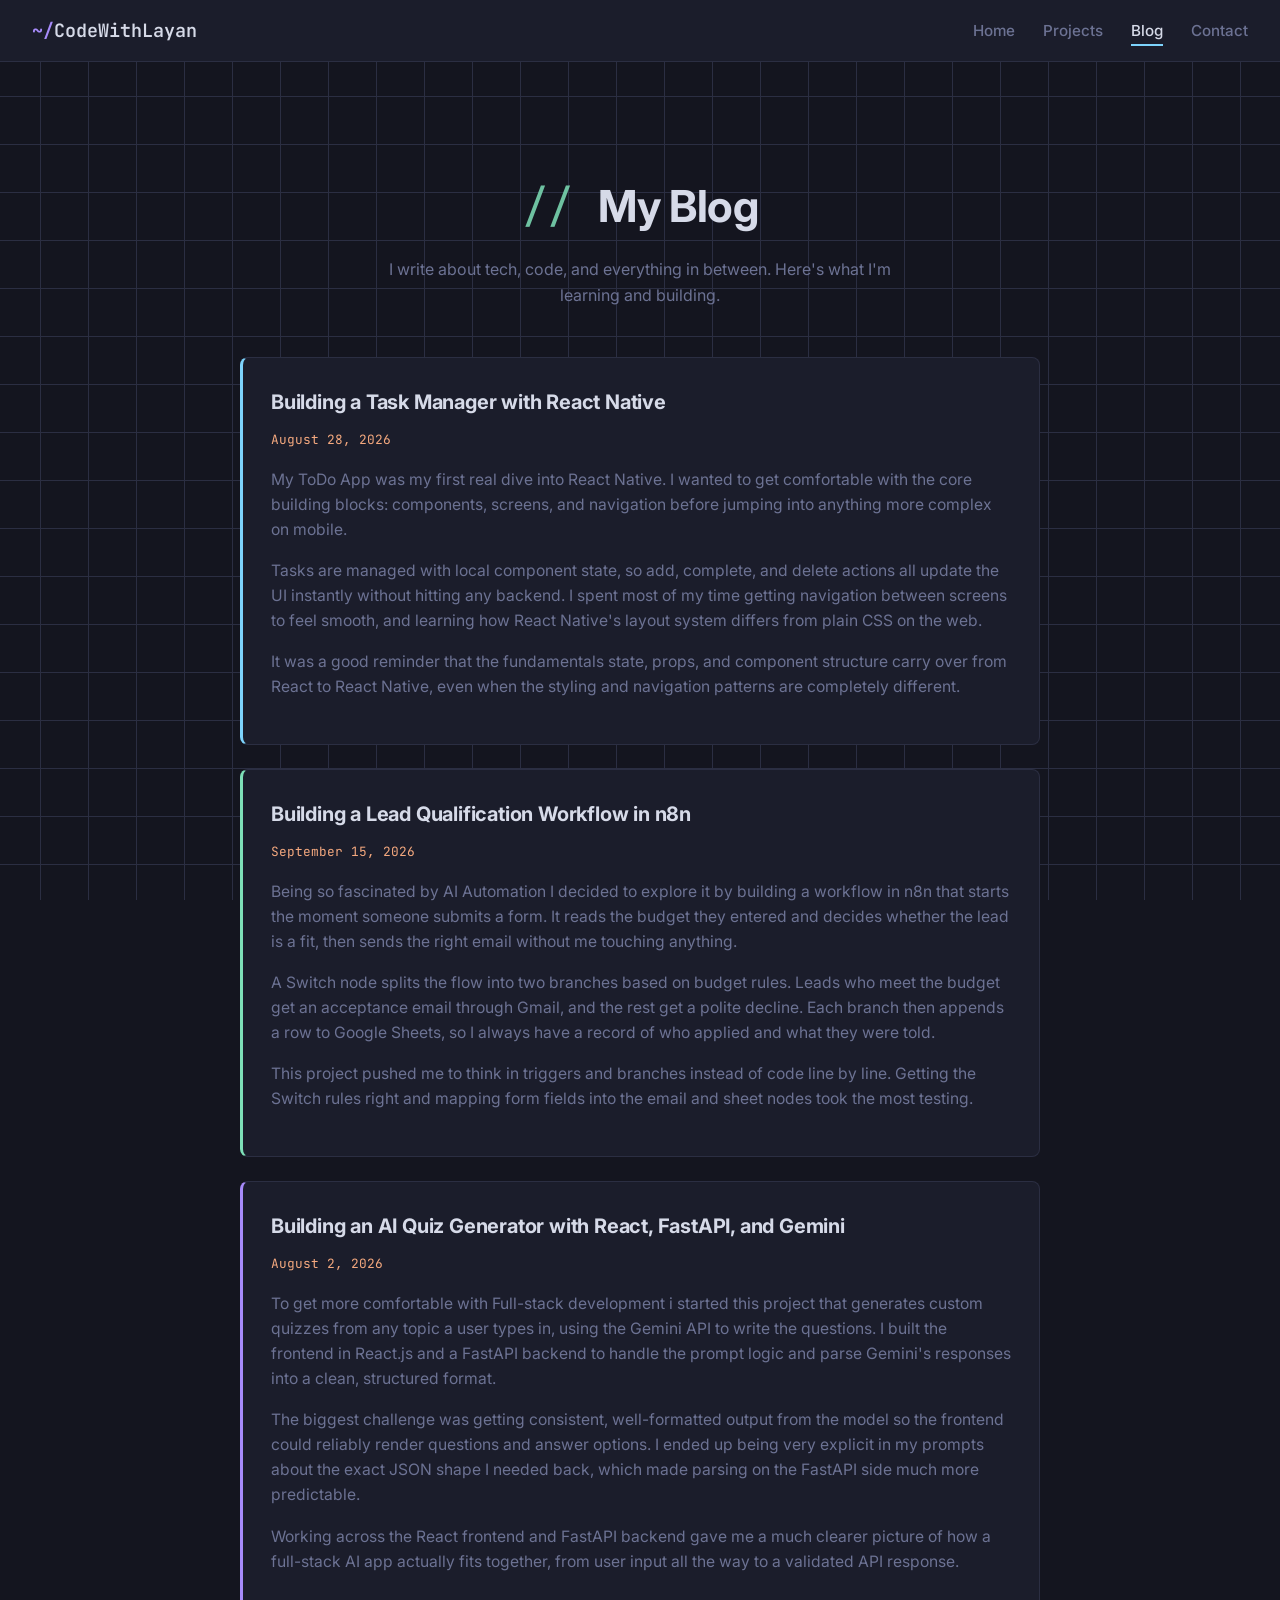
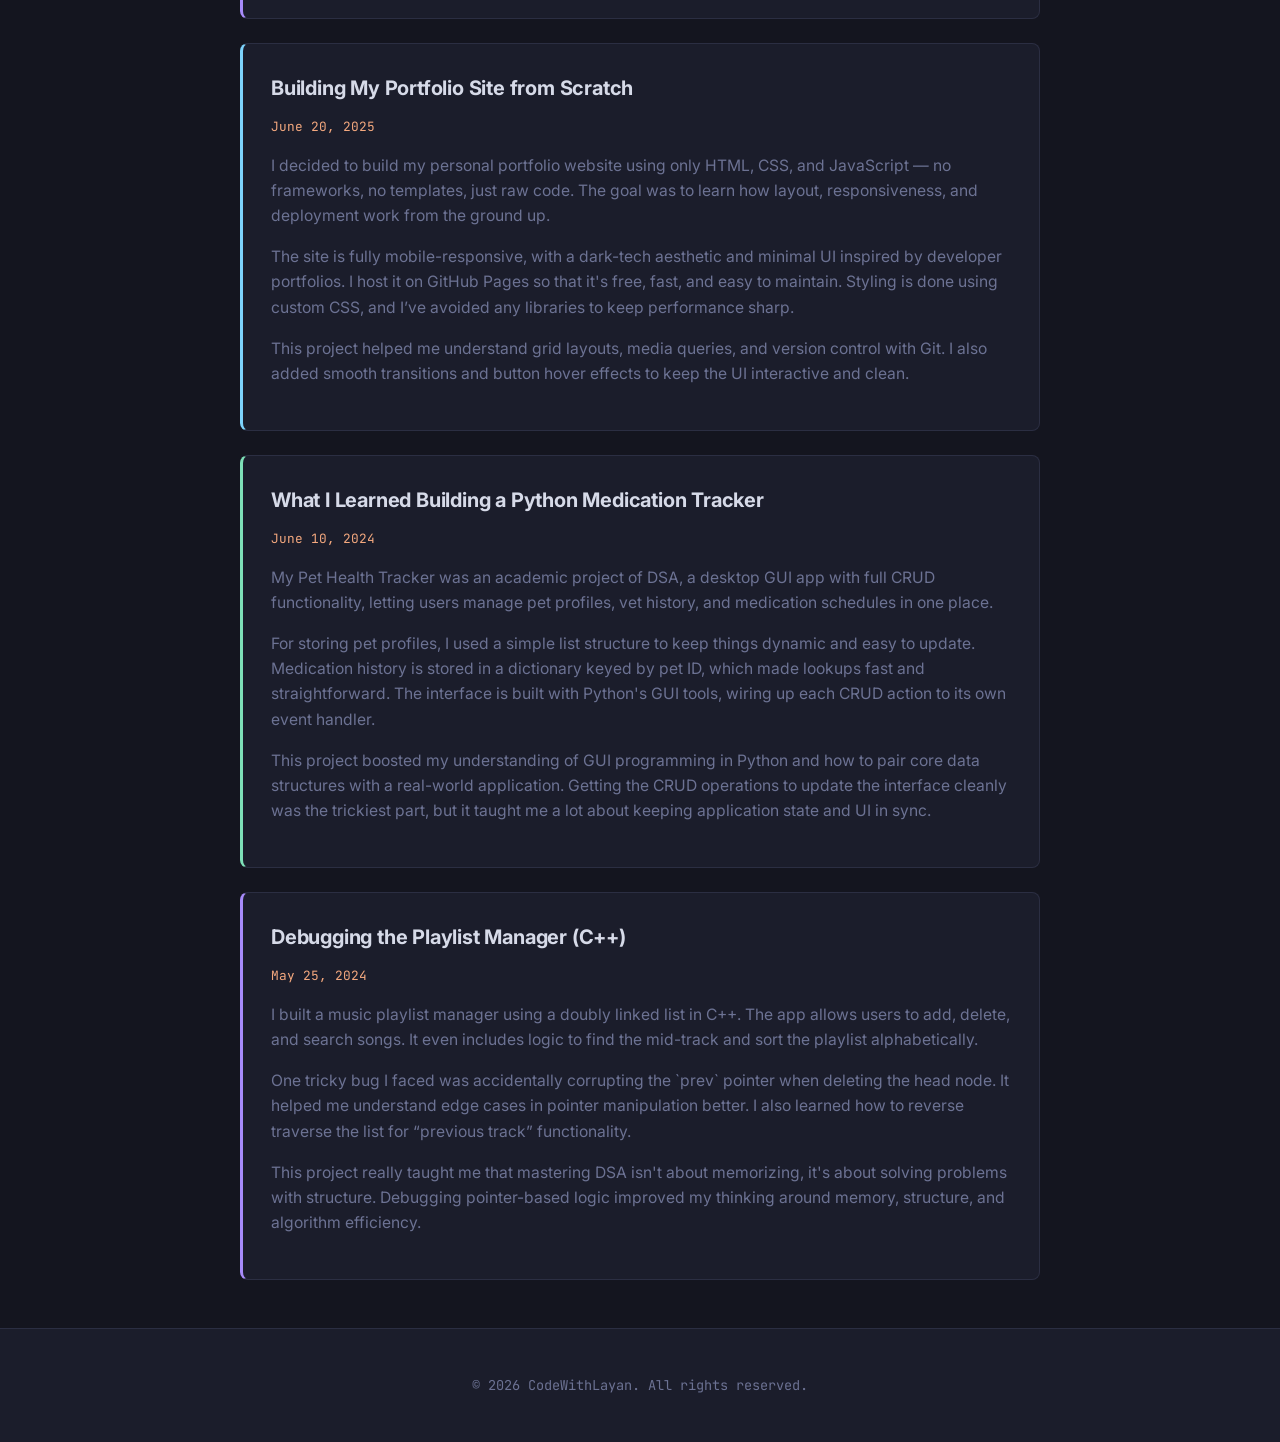
<file: blog.html>
<!DOCTYPE html>
<html lang="en">
<head>
  <meta charset="UTF-8" />
  <meta name="viewport" content="width=device-width, initial-scale=1.0"/>
  <title>Blog | Layan Hasan</title>
  <link rel="stylesheet" href="assets/css/style.css" />
  <link rel="icon" href="assets/images/favicon.png" />
  <link href="https://fonts.googleapis.com/css2?family=Inter:wght@400;500;600;700;800&family=JetBrains+Mono:wght@400;500;600&display=swap" rel="stylesheet">
</head>
<body>

  <header>
    <nav class="navbar">
      <div class="logo">CodeWithLayan</div>
      <ul class="nav-links">
        <li><a href="index.html">Home</a></li>
        <li><a href="projects.html">Projects</a></li>
        <li><a href="blog.html" class="active">Blog</a></li>
        <li><a href="contact.html">Contact</a></li>
      </ul>
    </nav>
  </header>

  <section class="blog-section">
    <h1><span class="cmt">// </span>My Blog</h1>
    <p class="subtitle">I write about tech, code, and everything in between. Here's what I'm learning and building.</p>

    <div class="blog-grid">

      <div class="blog-card">
        <h2> Building a Task Manager with React Native</h2>
        <p class="blog-date">August 28, 2026</p>
        <p>
          My ToDo App was my first real dive into React Native. I wanted to get comfortable with the core building blocks: components, screens, and navigation before jumping into anything more complex on mobile.
        </p>
        <p>
          Tasks are managed with local component state, so add, complete, and delete actions all update the UI instantly without hitting any backend. I spent most of my time getting navigation between screens to feel smooth, and learning how React Native's layout system differs from plain CSS on the web.
        </p>
        <p>
          It was a good reminder that the fundamentals state, props, and component structure carry over from React to React Native, even when the styling and navigation patterns are completely different.
        </p>
      </div>

      <div class="blog-card">
        <h2> Building a Lead Qualification Workflow in n8n</h2>
        <p class="blog-date">September 15, 2026</p>
        <p>
          Being so fascinated by AI Automation I decided to explore it by building a workflow in n8n that starts the moment someone submits a form. It reads the budget they entered and decides whether the lead is a fit, then sends the right email without me touching anything.
        </p>
        <p>
          A Switch node splits the flow into two branches based on budget rules. Leads who meet the budget get an acceptance email through Gmail, and the rest get a polite decline. Each branch then appends a row to Google Sheets, so I always have a record of who applied and what they were told.
        </p>
        <p>
          This project pushed me to think in triggers and branches instead of code line by line. Getting the Switch rules right and mapping form fields into the email and sheet nodes took the most testing.
        </p>
      </div>

      <div class="blog-card">
        <h2> Building an AI Quiz Generator with React, FastAPI, and Gemini</h2>
        <p class="blog-date">August 2, 2026</p>
        <p>
          To get more comfortable with Full-stack development i started this project that generates custom quizzes from any topic a user types in, using the Gemini API to write the questions. I built the frontend in React.js and a FastAPI backend to handle the prompt logic and parse Gemini's responses into a clean, structured format.
        </p>
        <p>
          The biggest challenge was getting consistent, well-formatted output from the model so the frontend could reliably render questions and answer options. I ended up being very explicit in my prompts about the exact JSON shape I needed back, which made parsing on the FastAPI side much more predictable.
        </p>
        <p>
          Working across the React frontend and FastAPI backend gave me a much clearer picture of how a full-stack AI app actually fits together, from user input all the way to a validated API response.
        </p>
      </div>

      <div class="blog-card">
        <h2> Building My Portfolio Site from Scratch</h2>
        <p class="blog-date">June 20, 2025</p>
        <p>
          I decided to build my personal portfolio website using only HTML, CSS, and JavaScript — no frameworks, no templates, just raw code. The goal was to learn how layout, responsiveness, and deployment work from the ground up.
        </p>
        <p>
          The site is fully mobile-responsive, with a dark-tech aesthetic and minimal UI inspired by developer portfolios. I host it on GitHub Pages so that it's free, fast, and easy to maintain. Styling is done using custom CSS, and I’ve avoided any libraries to keep performance sharp.
        </p>
        <p>
          This project helped me understand grid layouts, media queries, and version control with Git. I also added smooth transitions and button hover effects to keep the UI interactive and clean.
        </p>
      </div>

      <div class="blog-card">
        <h2> What I Learned Building a Python Medication Tracker</h2>
        <p class="blog-date">June 10, 2024</p>
        <p>
          My Pet Health Tracker was an academic project of DSA, a desktop GUI app with full CRUD functionality, letting users manage pet profiles, vet history, and medication schedules in one place.
        </p>
        <p>
          For storing pet profiles, I used a simple list structure to keep things dynamic and easy to update. Medication history is stored in a dictionary keyed by pet ID, which made lookups fast and straightforward. The interface is built with Python's GUI tools, wiring up each CRUD action to its own event handler.
        </p>
        <p>
          This project boosted my understanding of GUI programming in Python and how to pair core data structures with a real-world application. Getting the CRUD operations to update the interface cleanly was the trickiest part, but it taught me a lot about keeping application state and UI in sync.
        </p>
      </div>

      <div class="blog-card">
        <h2> Debugging the Playlist Manager (C++)</h2>
        <p class="blog-date">May 25, 2024</p>
        <p>
          I built a music playlist manager using a doubly linked list in C++. The app allows users to add, delete, and search songs. It even includes logic to find the mid-track and sort the playlist alphabetically.
        </p>
        <p>
          One tricky bug I faced was accidentally corrupting the `prev` pointer when deleting the head node. It helped me understand edge cases in pointer manipulation better. I also learned how to reverse traverse the list for “previous track” functionality.
        </p>
        <p>
          This project really taught me that mastering DSA isn't about memorizing, it's about solving problems with structure. Debugging pointer-based logic improved my thinking around memory, structure, and algorithm efficiency.
        </p>
      </div>

    </div>
  </section>

  <footer>
   <p>© 2026 CodeWithLayan. All rights reserved.</p>   
  </footer>

</body>
</html>
</file>
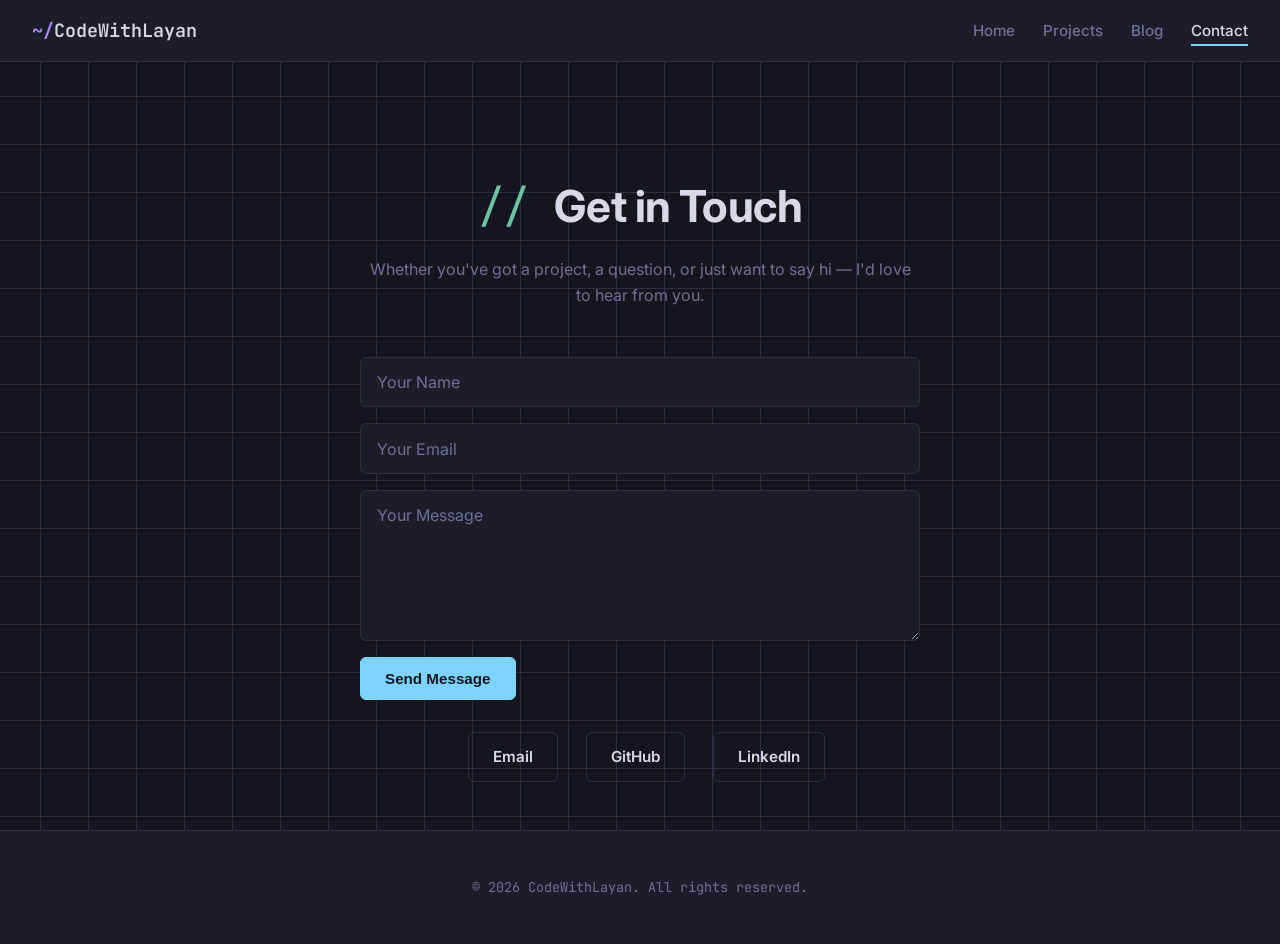
<file: contact.html>
<!DOCTYPE html>
<html lang="en">
<head>
  <meta charset="UTF-8" />
  <meta name="viewport" content="width=device-width, initial-scale=1.0"/>
  <title>Contact | Layan Hasan</title>
  <link rel="stylesheet" href="assets/css/style.css" />
  <link rel="icon" href="assets/images/favicon.png" />
  <link href="https://fonts.googleapis.com/css2?family=Inter:wght@400;500;600;700;800&family=JetBrains+Mono:wght@400;500;600&display=swap" rel="stylesheet">
</head>
<body>

  <header>
    <nav class="navbar">
      <div class="logo">CodeWithLayan</div>
      <ul class="nav-links">
        <li><a href="index.html">Home</a></li>
        <li><a href="projects.html">Projects</a></li>
        <li><a href="blog.html">Blog</a></li>
        <li><a href="contact.html" class="active">Contact</a></li>
      </ul>
    </nav>
  </header>

  <section class="contact-section">
    <h1><span class="cmt">// </span>Get in Touch</h1>
    <p class="subtitle">Whether you've got a project, a question, or just want to say hi — I'd love to hear from you.</p>

    <form class="contact-form" action="https://formspree.io/f/xvkzqvrd" method="POST">
      <input type="text" name="name" placeholder="Your Name" required />
      <input type="email" name="email" placeholder="Your Email" required />
      <textarea name="message" rows="6" placeholder="Your Message" required></textarea>
      <button type="submit" class="btn">Send Message</button>
    </form>

    <div class="social-links">
      <a href="mailto:layanhasan881@gmail.com" class="btn-outline">Email</a>
      <a href="https://github.com/LayanHasan3" target="_blank" class="btn-outline">GitHub</a>
      <a href="https://www.linkedin.com/in/layanhassan/" target="_blank" class="btn-outline">LinkedIn</a>
    </div>
  </section>

  <footer>
     <p>© 2026 CodeWithLayan. All rights reserved.</p>
  </footer>

</body>
</html>
</file>
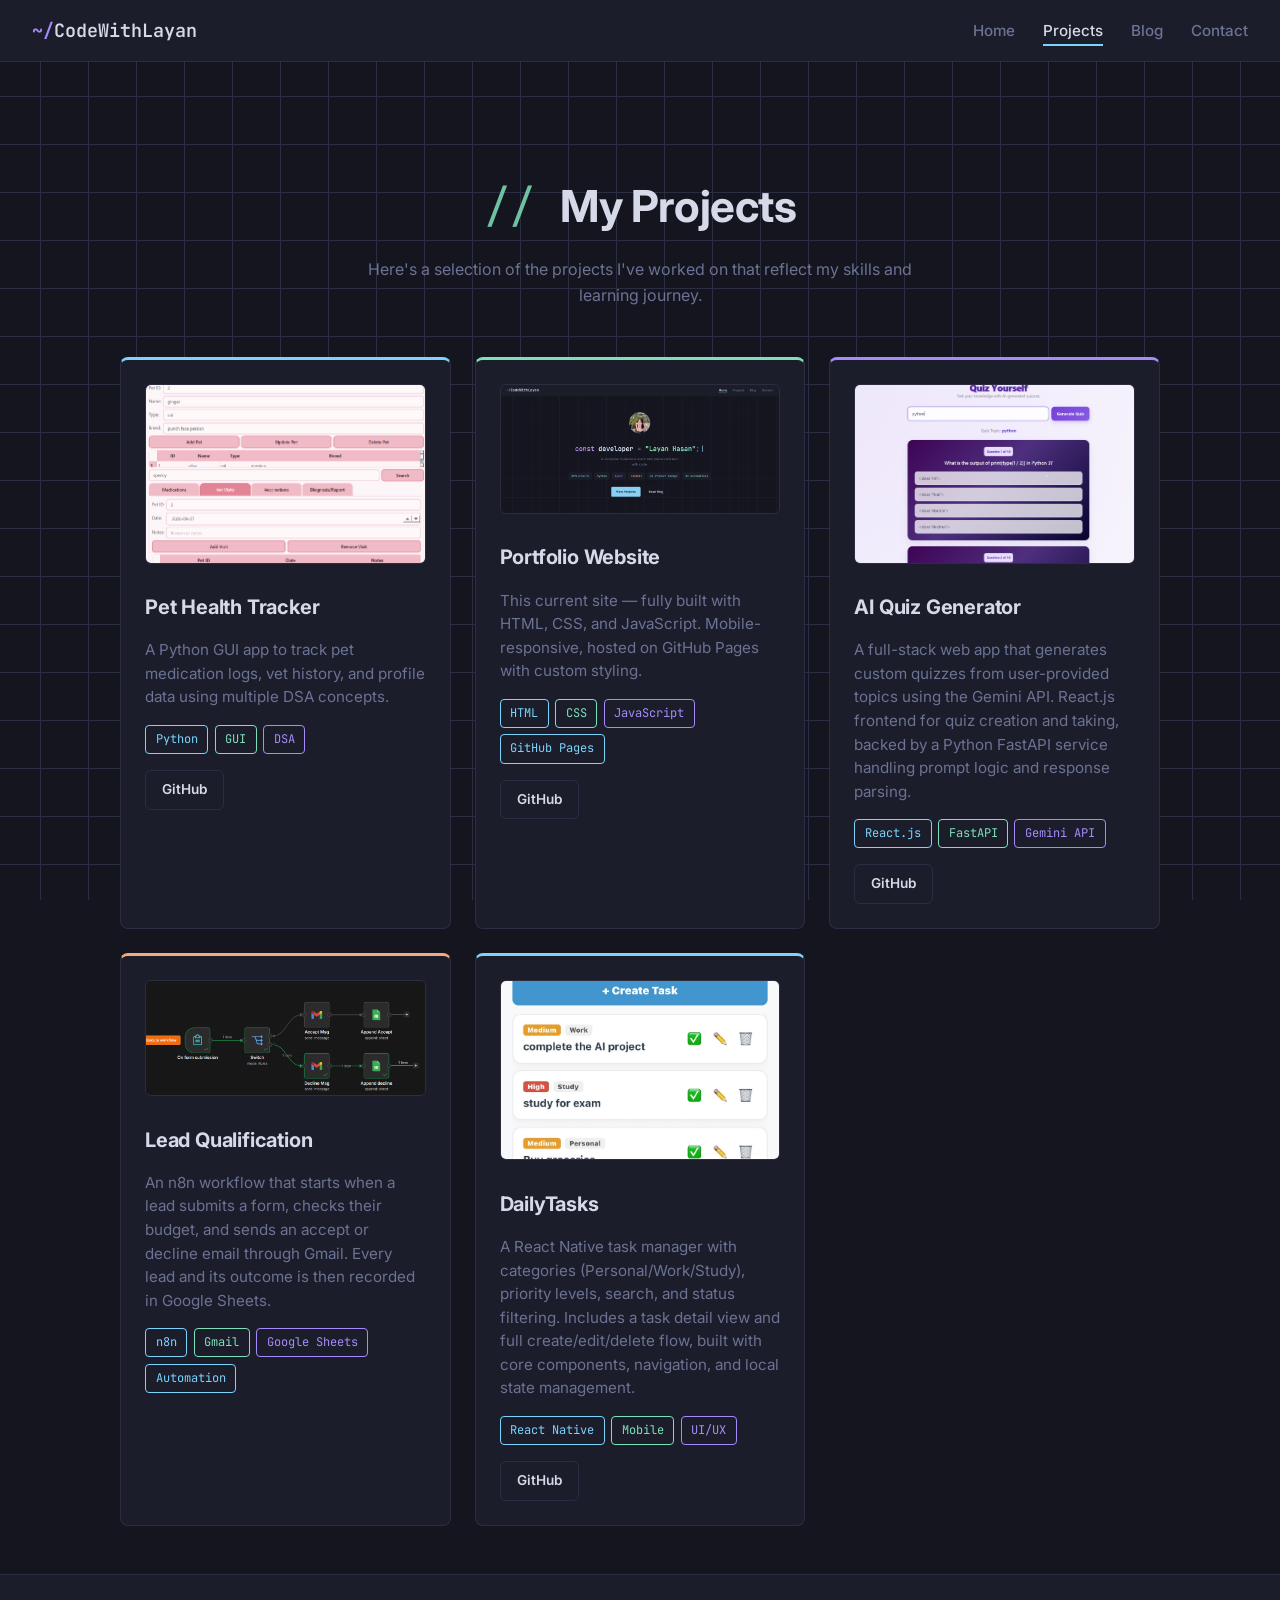
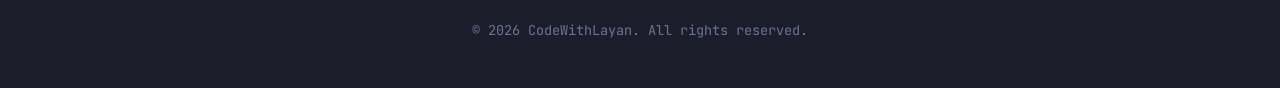
<file: projects.html>
<!DOCTYPE html>
<html lang="en">
<head>
  <meta charset="UTF-8" />
  <meta name="viewport" content="width=device-width, initial-scale=1.0"/>
  <title>Projects | CodeWithLayan </title>
  <link rel="stylesheet" href="assets/css/style.css" />
  <link rel="icon" href="assets/images/favicon.png" />
  <link href="https://fonts.googleapis.com/css2?family=Inter:wght@400;500;600;700;800&family=JetBrains+Mono:wght@400;500;600&display=swap" rel="stylesheet">
</head>
<body>

  <header>
    <nav class="navbar">
      <div class="logo">CodeWithLayan</div>
      <ul class="nav-links">
        <li><a href="index.html">Home</a></li>
        <li><a href="projects.html" class="active">Projects</a></li>
        <li><a href="blog.html">Blog</a></li>
        <li><a href="contact.html">Contact</a></li>
      </ul>
    </nav>
  </header>

  <section class="projects-section">
    <h1><span class="cmt">// </span>My Projects</h1>
    <p class="subtitle">Here's a selection of the projects I've worked on that reflect my skills and learning journey.</p>

    <div class="project-grid">

      <div class="project-card" id="pet-health">
  <img src="assets/images/PetMedicationTracker.png" alt="Pet Medication Tracker Screenshot" class="project-img" />
  <h2>Pet Health Tracker</h2>
  <p>A Python GUI app to track pet medication logs, vet history, and profile data using multiple DSA concepts.</p>
  <div class="tags">
    <span>Python</span><span>GUI</span><span>DSA</span>
  </div>
  <div class="project-links">
    <a href="https://github.com/LayanHasan3/PetHealthManagementSystem" target="_blank" class="btn-outline">GitHub</a>

  </div>
</div>

     <div class="project-card" id="portfolio">
  <img src="assets/images/portfolio-website.png" alt="Portfolio Website Screenshot" class="project-img" />
  <h2>Portfolio Website</h2>
  <p>This current site — fully built with HTML, CSS, and JavaScript. Mobile-responsive, hosted on GitHub Pages with custom styling.</p>
  <div class="tags">
    <span>HTML</span><span>CSS</span><span>JavaScript</span><span>GitHub Pages</span>
  </div>
  <div class="project-links">
    <a href="https://github.com/LayanHasan3/Portfolio-Website" target="_blank" class="btn-outline">GitHub</a>

  </div>
</div>

    <div class="project-card" id="ai-quiz-generator">
  <img src="assets/images/AI-Quiz-Generator.png" alt="AI Quiz Generator Screenshot" class="project-img" />
  <h2>AI Quiz Generator</h2>
  <p>A full-stack web app that generates custom quizzes from user-provided topics using the Gemini API. React.js frontend for quiz creation and taking, backed by a Python FastAPI service handling prompt logic and response parsing.</p>
  <div class="tags">
    <span>React.js</span><span>FastAPI</span><span>Gemini API</span>
  </div>
  <div class="project-links">
    <a href="https://github.com/LayanHasan3/AI-Quiz-Generator" target="_blank" class="btn-outline">GitHub</a>
  </div>
</div>

    <div class="project-card" id="lead-automation">
  <img src="assets/images/workflow.png" alt="n8n Lead Qualification workflow: form submission, switch on budget, accept or decline Gmail message, append to Google Sheets" class="project-img" />
  <h2>Lead Qualification</h2>
  <p>An n8n workflow that starts when a lead submits a form, checks their budget, and sends an accept or decline email through Gmail. Every lead and its outcome is then recorded in Google Sheets.</p>
  <div class="tags">
    <span>n8n</span><span>Gmail</span><span>Google Sheets</span><span>Automation</span>
  </div>
  <div class="project-links">
  </div>
</div>

    <div class="project-card" id="todo-app">
  <img src="assets/images/HomeScreen.jpeg" alt="DailyTasks app task list screenshot" class="project-img" />
  <h2>DailyTasks</h2>
  <p>A React Native task manager with categories (Personal/Work/Study), priority levels, search, and status filtering. Includes a task detail view and full create/edit/delete flow, built with core components, navigation, and local state management.</p>
  <div class="tags">
    <span>React Native</span><span>Mobile</span><span>UI/UX</span>
  </div>
  <div class="project-links">
    <a href="https://github.com/LayanHasan3/DailyTasks" target="_blank" class="btn-outline">GitHub</a>
  </div>
</div>

    </div>
  </section>

  <footer>
     <p>© 2026 CodeWithLayan. All rights reserved.</p>
  </footer>
</body>
</html>
</file>
<file: assets/css/style.css>
:root {
  --bg: #14151f;
  --panel: #1b1d2b;
  --border: #2b2e42;
  --fg: #d6dae8;
  --muted: #6c7293;

  --blue: #7dd3fc;
  --mint: #7ee0b8;
  --violet: #a78bfa;
  --amber: #f5a97f;

  --mono: 'JetBrains Mono', 'Fira Code', monospace;
  --sans: 'Inter', -apple-system, BlinkMacSystemFont, sans-serif;
}

* { box-sizing: border-box; }

body {
  font-family: var(--sans);
  margin: 0;
  background-color: var(--bg);
  background-image:
    linear-gradient(var(--border) 1px, transparent 1px),
    linear-gradient(90deg, var(--border) 1px, transparent 1px);
  background-size: 48px 48px;
  background-attachment: fixed;
  background-position: center top;
  color: var(--fg);
  line-height: 1.6;
}

section, header, footer { background-color: transparent; }

::selection { background: var(--violet); color: var(--bg); }

a { color: inherit; }

/* -------- Comment-style section markers -------- */
.cmt {
  color: var(--mint);
  font-family: var(--mono);
  font-weight: 400;
  opacity: 0.85;
}

section h1, section h2 {
  font-family: var(--sans);
  font-weight: 700;
  letter-spacing: -0.01em;
}

/* -------- Typewriter hero line -------- */
.typewriter {
  font-size: clamp(1.4rem, 3.5vw, 2.1rem);
  font-family: var(--mono);
  display: flex;
  justify-content: center;
  align-items: center;
  gap: 2px;
  flex-wrap: wrap;
}

.code-kw   { color: var(--violet); }
.code-str  { color: var(--mint); }
.code-punc { color: var(--muted); }
.code-fn   { color: var(--blue); }

.cursor {
  animation: blink 1s steps(1) infinite;
  color: var(--blue);
  font-weight: 400;
  margin-left: 2px;
}

@keyframes blink {
  0%, 100% { opacity: 1; }
  50% { opacity: 0; }
}

/* -------- Nav -------- */
.navbar {
  display: flex;
  justify-content: space-between;
  align-items: center;
  background-color: var(--panel);
  border-bottom: 1px solid var(--border);
  padding: 1rem 2rem;
  position: sticky;
  top: 0;
  z-index: 10;
  backdrop-filter: blur(6px);
}

.logo {
  font-size: 1.15rem;
  font-weight: 600;
  font-family: var(--mono);
  color: var(--fg);
}

.logo::before {
  content: "~/";
  color: var(--violet);
}

.nav-links {
  list-style: none;
  display: flex;
  gap: 1.75rem;
  margin: 0;
  padding: 0;
}

.nav-links a {
  color: var(--muted);
  text-decoration: none;
  font-size: 0.95rem;
  font-weight: 500;
  transition: color 0.2s;
  position: relative;
}

.nav-links a:hover,
.nav-links a.active {
  color: var(--fg);
}

.nav-links a.active::after {
  content: "";
  position: absolute;
  left: 0;
  bottom: -6px;
  width: 100%;
  height: 2px;
  background: var(--blue);
}

/* -------- Hero -------- */
.hero {
  text-align: center;
  padding: 5rem 2rem 4rem;
}

.hero p {
  color: var(--muted);
  font-size: 1.05rem;
  max-width: 40ch;
  margin: 0.75rem auto 0;
}

.hero h1 { margin-bottom: 0.5rem; }

.profile-pic {
  width: 110px;
  height: 110px;
  object-fit: cover;
  border-radius: 50%;
  border: 2px solid var(--border);
  margin-bottom: 1.25rem;
}

.tech-stack {
  margin-top: 1.5rem;
}

.tech-stack span {
  display: inline-block;
  background-color: var(--panel);
  border: 1px solid var(--border);
  padding: 0.4rem 0.8rem;
  margin: 0.3rem;
  border-radius: 6px;
  font-size: 0.85rem;
  font-family: var(--mono);
  color: var(--fg);
}

.tech-stack span:nth-child(4n+1) { color: var(--blue); }
.tech-stack span:nth-child(4n+2) { color: var(--mint); }
.tech-stack span:nth-child(4n+3) { color: var(--violet); }
.tech-stack span:nth-child(4n+4) { color: var(--amber); }

.cta-buttons {
  margin-top: 2rem;
}

/* -------- Buttons -------- */
.btn, .btn-outline {
  padding: 0.75rem 1.5rem;
  border-radius: 6px;
  text-decoration: none;
  font-weight: 600;
  font-size: 0.95rem;
  transition: all 0.2s ease;
  display: inline-block;
}

.btn {
  background-color: var(--blue);
  color: var(--bg);
  border: 1px solid var(--blue);
}

.btn:hover {
  background-color: transparent;
  color: var(--blue);
}

.btn-outline {
  border: 1px solid var(--border);
  color: var(--fg);
  margin-left: 0.75rem;
  background: transparent;
}

.btn-outline:hover {
  border-color: var(--blue);
  color: var(--blue);
}

/* -------- Generic section rhythm -------- */
section {
  padding: 4.5rem 2rem;
  text-align: center;
}

section h2 {
  font-size: clamp(1.6rem, 3vw, 2rem);
  margin: 0 0 2.25rem;
  text-align: left;
  max-width: 720px;
  margin-left: auto;
  margin-right: auto;
}

/* -------- Featured projects (index) -------- */
.project-grid {
  display: grid;
  gap: 24px;
  grid-template-columns: repeat(auto-fit, minmax(280px, 1fr));
  max-width: 1040px;
  margin: 0 auto;
}

.project-card {
  background-color: var(--panel);
  border: 1px solid var(--border);
  border-top: 3px solid var(--blue);
  padding: 1.5rem;
  border-radius: 8px;
  text-align: left;
  position: relative;
  transition: transform 0.2s ease, border-color 0.2s ease;
}

.project-grid .project-card:nth-child(4n+1) { border-top-color: var(--blue); }
.project-grid .project-card:nth-child(4n+2) { border-top-color: var(--mint); }
.project-grid .project-card:nth-child(4n+3) { border-top-color: var(--violet); }
.project-grid .project-card:nth-child(4n+4) { border-top-color: var(--amber); }

.project-card:hover {
  transform: translateY(-4px);
}

.project-card h3, .project-card h2 {
  color: var(--fg);
  font-size: 1.25rem;
  margin: 0.25rem 0 0.6rem;
  font-family: var(--sans);
}

.project-card p {
  font-size: 0.95rem;
  color: var(--muted);
  margin-bottom: 1rem;
  line-height: 1.55;
}

.project-card .btn-outline {
  font-size: 0.85rem;
  padding: 0.5rem 1rem;
  margin-left: 0;
}

/* -------- About -------- */
.about {
  text-align: left;
}

.about .btn {
  display: block;
  width: fit-content;
  margin: 0 auto 2rem;
}

.about p {
  max-width: 680px;
  margin: 0 auto 1rem;
  color: var(--fg);
  text-align: left;
}

.about h2 { margin-left: auto; margin-right: auto; }

/* -------- Timeline (education / experience / certifications) -------- */
.education, .experience, .certifications {
  text-align: left;
}

.timeline {
  display: flex;
  flex-direction: column;
  gap: 0;
  max-width: 680px;
  margin: 0 auto;
  counter-reset: line;
  border-left: 1px solid var(--border);
}

.edu-item {
  position: relative;
  padding: 0.9rem 0 0.9rem 1.75rem;
  counter-increment: line;
}

.edu-item::before {
  content: counter(line, decimal-leading-zero);
  position: absolute;
  left: -3.1rem;
  top: 0.9rem;
  width: 2.4rem;
  text-align: right;
  font-family: var(--mono);
  font-size: 0.8rem;
  color: var(--muted);
}

.edu-item::after {
  content: "";
  position: absolute;
  left: -5px;
  top: 1.25rem;
  width: 9px;
  height: 9px;
  border-radius: 50%;
  background: var(--bg);
  border: 2px solid var(--blue);
}

.edu-item h3 {
  font-size: 1.05rem;
  margin: 0 0 0.3rem;
  color: var(--fg);
  font-weight: 600;
}

.edu-item p {
  color: var(--muted);
  font-size: 0.92rem;
  margin: 0;
}

/* -------- Skills -------- */
.skills .skills-grid {
  display: flex;
  flex-wrap: wrap;
  justify-content: center;
  gap: 1rem;
  margin-top: 1rem;
  max-width: 680px;
  margin-left: auto;
  margin-right: auto;
}

.skills-grid span {
  background-color: var(--panel);
  padding: 0.7rem;
  border-radius: 8px;
  border: 1px solid var(--border);
  display: flex;
  align-items: center;
  justify-content: center;
}

.skills-grid span img {
  width: 28px;
  height: 28px;
  transition: transform 0.2s ease;
}

.skills-grid span img:hover {
  transform: scale(1.15);
}

/* -------- Footer -------- */
footer {
  text-align: center;
  padding: 2rem 0;
  font-size: 0.85rem;
  color: var(--muted);
  background-color: var(--panel);
  border-top: 1px solid var(--border);
  font-family: var(--mono);
}

/* ============================================
   Projects page
   ============================================ */
.projects-section {
  padding: 4.5rem 2rem 3rem;
  text-align: center;
}

.projects-section h1 {
  font-size: clamp(2rem, 4vw, 2.75rem);
  color: var(--fg);
  margin-bottom: 0.5rem;
}

.projects-section .subtitle,
.blog-section .subtitle,
.contact-section .subtitle {
  font-size: 1rem;
  color: var(--muted);
  margin-bottom: 3rem;
  max-width: 55ch;
  margin-left: auto;
  margin-right: auto;
}

.project-img {
  width: 100%;
  border-radius: 6px;
  margin-bottom: 1rem;
  object-fit: cover;
  max-height: 180px;
  border: 1px solid var(--border);
  filter: saturate(0.85);
}

.project-links {
  margin-top: 1rem;
  display: flex;
  gap: 0.6rem;
}

.project-links .btn,
.project-links .btn-outline {
  padding: 0.5rem 1rem;
  font-size: 0.85rem;
  margin-left: 0;
}

.project-card .tags {
  display: flex;
  flex-wrap: wrap;
  gap: 0.4rem;
  margin-bottom: 0.25rem;
}

.project-card .tags span {
  font-family: var(--mono);
  font-size: 0.75rem;
  padding: 0.25rem 0.6rem;
  border-radius: 4px;
  border: 1px solid var(--border);
  background: transparent;
}

.project-card .tags span:nth-child(3n+1) { color: var(--blue); border-color: var(--blue); }
.project-card .tags span:nth-child(3n+2) { color: var(--mint); border-color: var(--mint); }
.project-card .tags span:nth-child(3n+3) { color: var(--violet); border-color: var(--violet); }

/* ============================================
   Blog page
   ============================================ */
.blog-section { padding: 4.5rem 2rem 3rem; }

.blog-section h1 {
  font-size: clamp(2rem, 4vw, 2.75rem);
  color: var(--fg);
  margin-bottom: 0.5rem;
}

.blog-grid {
  display: grid;
  gap: 24px;
  grid-template-columns: 1fr;
  max-width: 800px;
  margin: 0 auto;
}

.blog-card {
  background-color: var(--panel);
  padding: 1.75rem;
  border-radius: 8px;
  text-align: left;
  border: 1px solid var(--border);
  border-left: 3px solid var(--violet);
  transition: border-color 0.2s ease, border-left-width 0.2s ease;
}

.blog-card:nth-child(3n+1) { border-left-color: var(--blue); }
.blog-card:nth-child(3n+2) { border-left-color: var(--mint); }
.blog-card:nth-child(3n+3) { border-left-color: var(--violet); }

.blog-card:hover {
  border-left-width: 5px;
}

.blog-card h2 {
  font-size: 1.25rem;
  margin: 0 0 0.4rem;
  color: var(--fg);
  text-align: left;
  max-width: none;
}

.blog-card .blog-date {
  font-family: var(--mono);
  font-size: 0.8rem;
  color: var(--amber);
  margin-bottom: 1rem;
}

.blog-card p {
  font-size: 0.98rem;
  color: var(--muted);
  margin-bottom: 1rem;
  line-height: 1.6;
}

/* ============================================
   Contact page
   ============================================ */
.contact-section { padding: 4.5rem 2rem 3rem; }

.contact-section h1 {
  font-size: clamp(2rem, 4vw, 2.75rem);
  color: var(--fg);
  margin-bottom: 0.5rem;
}

.contact-form {
  max-width: 560px;
  margin: 0 auto 2rem;
  display: flex;
  flex-direction: column;
  gap: 1rem;
  text-align: left;
}

.contact-form input,
.contact-form textarea {
  padding: 0.9rem 1rem;
  border: 1px solid var(--border);
  background-color: var(--panel);
  color: var(--fg);
  border-radius: 6px;
  font-family: var(--sans);
  font-size: 1rem;
}

.contact-form input::placeholder,
.contact-form textarea::placeholder {
  color: var(--muted);
}

.contact-form input:focus,
.contact-form textarea:focus {
  outline: none;
  border-color: var(--blue);
}

.contact-form .btn {
  cursor: pointer;
  border: 1px solid var(--blue);
  align-self: flex-start;
}

.social-links {
  display: flex;
  justify-content: center;
  gap: 1rem;
  margin-top: 1.5rem;
}

/* -------- Responsive -------- */
@media (max-width: 640px) {
  .navbar { flex-direction: column; gap: 0.75rem; padding: 1rem; }
  .nav-links { gap: 1rem; flex-wrap: wrap; justify-content: center; }
  .timeline { margin-left: 0.5rem; }
  .edu-item::before { left: -2.6rem; width: 2rem; font-size: 0.7rem; }
  .btn-outline { margin-left: 0; margin-top: 0.5rem; }
}

/* -------- Reduced motion -------- */
@media (prefers-reduced-motion: reduce) {
  .cursor { animation: none; }
  .project-card, .blog-card, .btn, .btn-outline, .skills-grid span img {
    transition: none;
  }
}
</file>
